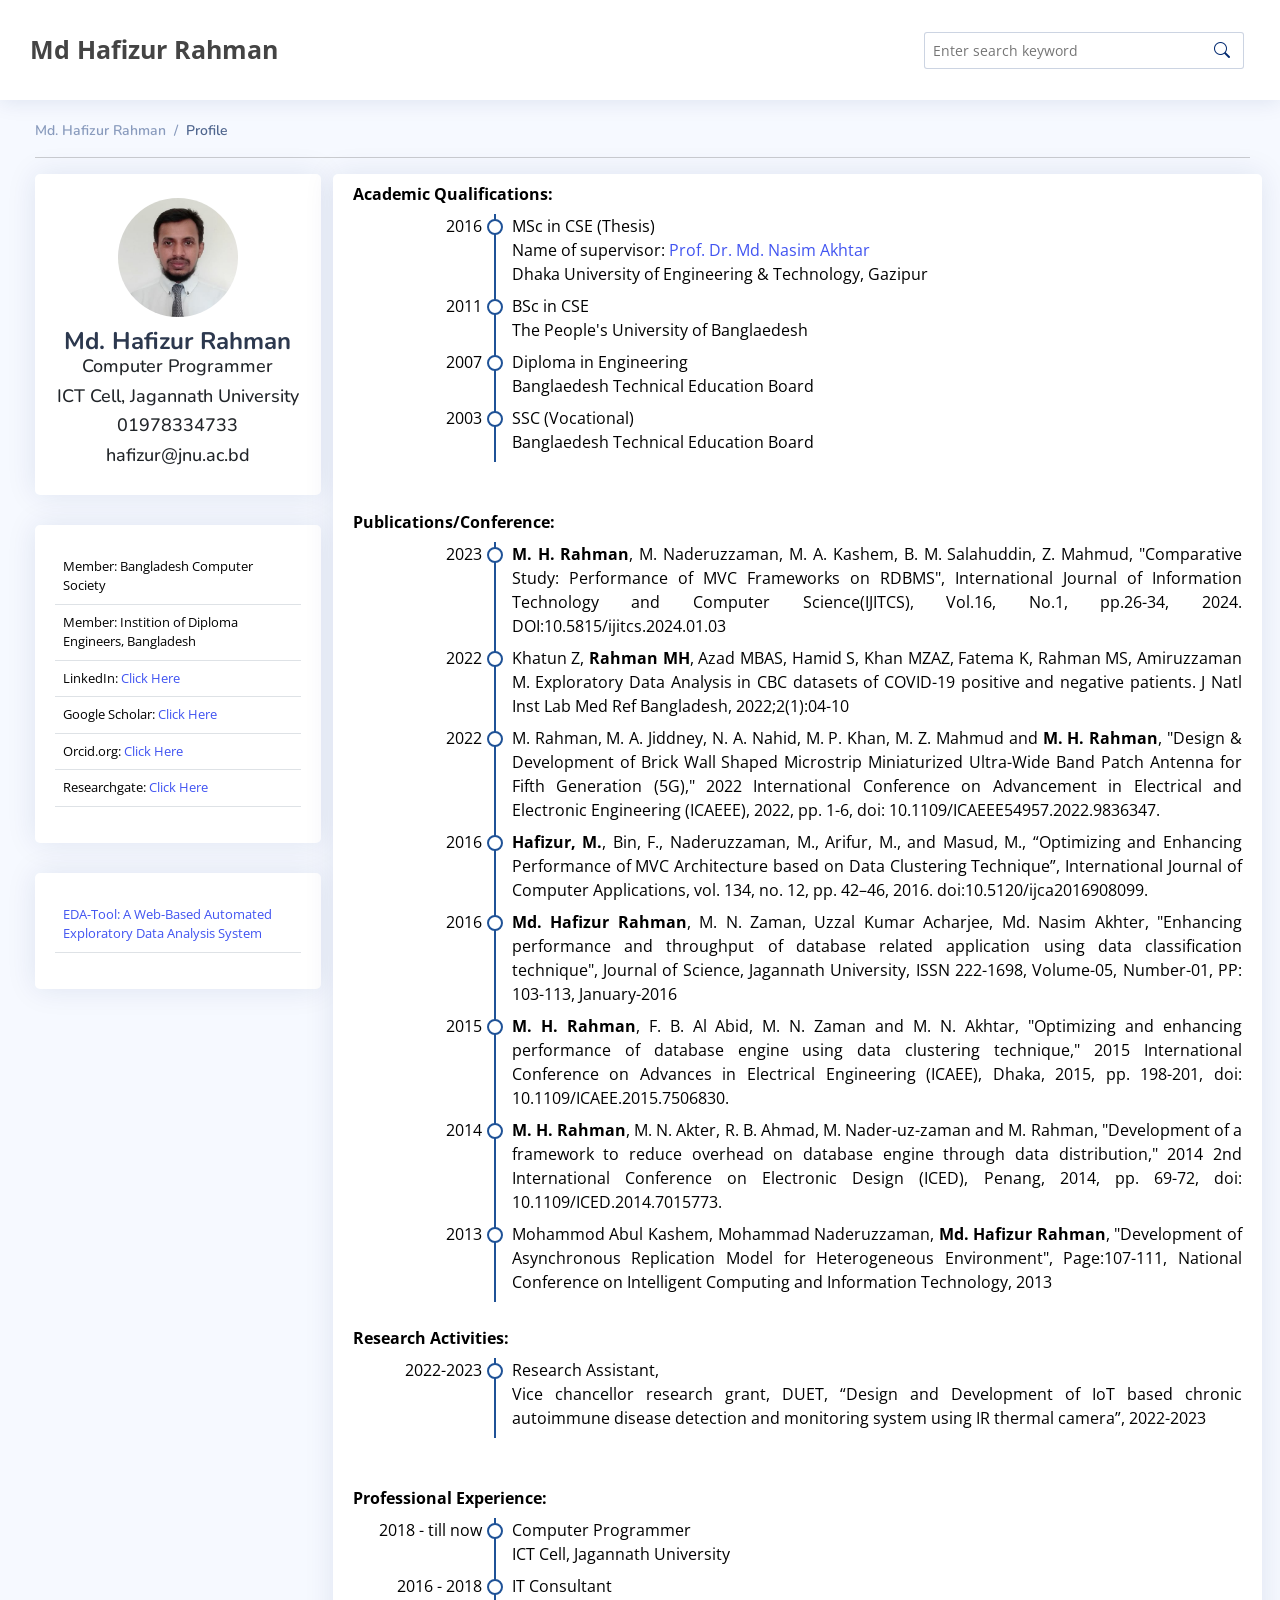
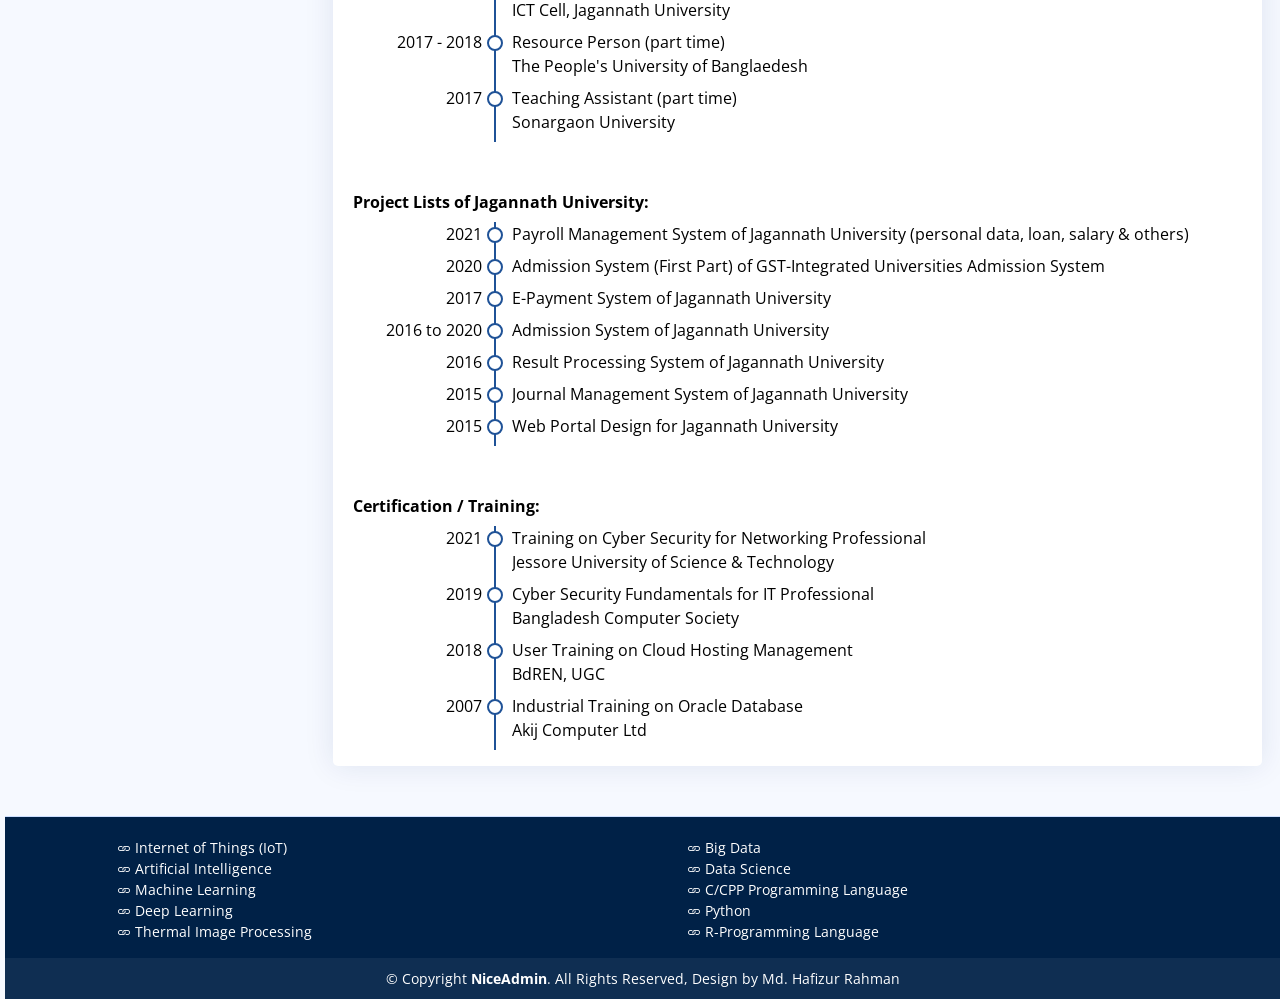
<file: index.html>
<!DOCTYPE html>
<html lang="en">

<head>
  <meta charset="utf-8">
  <meta content="width=device-width, initial-scale=1.0" name="viewport">

  <title>Md. Hafizur Rahman</title>
  <meta name="description" content="Md. Hafizur Rahman, Computer Programmer,Jagannath Univetsity, HafizLab, OAJEA,  DUET,">
  <meta name="keywords" content="Md. Hafizur Rahman, Computer Programmer, Jagannath Univetsity, HafizLab, OAJEA,  DUET">

  <!-- Favicons -->
  <link href="profile-img.jpg" rel="icon">
  <link href="profile-img.jpg" rel="apple-touch-icon">

  <!-- Google Fonts -->
  <link href="https://fonts.gstatic.com" rel="preconnect">
  <link href="https://fonts.googleapis.com/css?family=Open+Sans:300,300i,400,400i,600,600i,700,700i|Nunito:300,300i,400,400i,600,600i,700,700i|Poppins:300,300i,400,400i,500,500i,600,600i,700,700i" rel="stylesheet">

  <!-- Vendor CSS Files -->
  <link href="https://cdn.jsdelivr.net/npm/bootstrap@5.0.2/dist/css/bootstrap.min.css" rel="stylesheet" integrity="sha384-EVSTQN3/azprG1Anm3QDgpJLIm9Nao0Yz1ztcQTwFspd3yD65VohhpuuCOmLASjC" crossorigin="anonymous">
  <link rel="stylesheet" href="https://cdn.jsdelivr.net/npm/bootstrap-icons@1.10.5/font/bootstrap-icons.css">
  <link href="style.css" rel="stylesheet">

</head>

<body>


   <header id="header" class="header fixed-top d-flex align-items-center" style='height:100px;' >
	
		<li class="nav-item d-block d-lg-none">
          <a class="nav-link nav-icon toggle-sidebar-btn" href="#">
            <i class="bi bi-list"></i>
           </a>
        </li>
	<!--
    <div class="d-flex align-items-center justify-content-between"  style='margin:0px;height:80px;'>
        <img src="https://hafizur.info/profile-img.jpg" style='height:75px;' alt="">
    </div>
   -->
	   
    <span style='font-size:25px; font-weight:bold;padding-left:10px;'>Md Hafizur Rahman</span>

    <nav class="header-nav ms-auto">
        
      <ul class="d-flex align-items-center">
        
        <li class="nav-item d-block d-lg-none">
          <a class="nav-link nav-icon search-bar-toggle " href="#">
            <i class="bi bi-search"></i>
          </a>
        </li>
     
        
        <li class="nav-item dropdown pe-3">
               <div class="search-bar">
                   
                  <form class="search-form d-flex align-items-center" method="POST" action="#">
                      <input type="hidden" name="c68ac539fab542ccf5bfe99f964eeb583" value="cde355ad556d3392de9cf7974c27603d" />
                               
                    <input type="text" name="query" placeholder="Enter search keyword" title="Enter search keyword">
                    <button type="submit" title="Search"><i class="bi bi-search"></i></button>
                  </form>
                </div>
        </li>
      </ul>
    </nav><!-- End Icons Navigation -->
  </header><!-- End Header -->
  
<!--  
 <aside id="sidebar" class="sidebar">
    <ul class="sidebar-nav" id="sidebar-nav" style='padding-top:10px;'>
        <li class='nav-item'><a class='nav-link collapsed' href='?id=home'><i class='bi bi-bank'></i> Home </a></li>
        <li class='nav-item'><a class='nav-link collapsed' href='?id=profile'><i class='bi bi-person-rolodex'></i> Profile</a></li>
		<li class='nav-item'><a class='nav-link collapsed' href='?id=randd'><i class='bi bi-grid'></i> R & D </a></li>
		<li class='nav-item'><a class='nav-link collapsed' href='?id=publication'><i class='bi bi-journal-album'></i> Publications </a></li>
		<li class='nav-item'><a class='nav-link collapsed' href='?id=blog'><i class='bi bi-journal-code'></i> Blog</a></li>
		<li class='nav-item'><a class='nav-link collapsed' href='?id=contact'><i class='bi bi-grid'></i> Contact Us</a></li>
    </ul>
</aside>
-->
<main id="main" class="main" style='margin-top:100px;'>
     
     <div class="pagetitle">
		<nav>
			<ol class="breadcrumb">
			  <li class="breadcrumb-item"><a href="#">Md. Hafizur Rahman</a></li>
			  <li class="breadcrumb-item active">Profile</li>
			</ol>
        </nav>
    </div>
    <hr>
    <section class="section profile">
     <div class="row">
		        <div class="col-xl-3">
					  <div class="card">
						<div class="card-body profile-card pt-4 d-flex flex-column align-items-center">
						 <img src="profile-img.jpg" alt="Profile" class="rounded-circle">
						  <h2>Md. Hafizur Rahman</h2>
						  <h3>Computer Programmer</h3>
						  <h3>ICT Cell, Jagannath University</h3>
						  <h3>01978334733</h3>
						  <h3>hafizur@jnu.ac.bd</h3>
						</div>
					  </div>

					<div class="card">
						<div class="card-body profile-card pt-4 d-flex flex-column">
							<table class='table' style='font-size:13px;'>
								<tr><td>Member: Bangladesh Computer Society</td></tr>
								<tr><td>Member: Instition of Diploma Engineers, Bangladesh </td></tr>
								<tr><td>LinkedIn: <a href="#">Click Here</a></td></tr> 
								<tr><td>Google Scholar: <a href="https://scholar.google.com/citations?user=UboyvCoAAAAJ&hl=en">Click Here</a> </td></tr>	
								<tr><td>Orcid.org:  <a href="https://orcid.org/0009-0006-0517-9056">Click Here</a> </td></tr>		
								<tr><td>Researchgate: <a href="https://www.researchgate.net/profile/Md-Rahman-189">Click Here</a></td></tr>									
							</table>
						</div>
					</div>

					<div class='card'>
						<div class="card-body profile-card pt-4 d-flex flex-column">
							<table class='table' style='font-size:13px;'>
								<tr>
									<td><a href="eda-pro.html">EDA-Tool: A Web-Based Automated Exploratory Data Analysis System</a></td>
								</tr>									
							</table>
						</div>
					</div>

					</div>
		
        <div class="col-xl-9 card" style='min-height:600px;'>			
		<style>
			#vrline {
			  /*padding: 0 0 20px 20px;*/
			  margin-top: -2px;
			  border-left: 2px solid #1f5297;
			  position: relative;
			}					
			#vrline::before {
			  content: "";
			  position: absolute;
			  width: 16px;
			  height: 16px;
			  border-radius: 50px;
			  left: -9px;
			  top: 5px;
			  background: #fff;
			  border: 2px solid #1f5297;
			}
</style>		
<table class='table table-borderless'>
	<thead>	
		<tr>
			<th colspan=3 style='text-align:left;'>Academic Qualifications:</th>
		</tr>
	</thead>
	<tbody>
		<!--
	<tr>
		<td style='width:150px;text-align:right;vertical-align:top;padding-top:0px;padding-right:12px;'>ongoing</td>
		<td style='width:5px;text-align:center;' id='vrline'> </td>
		<td style='vertical-align:top;padding-top:0px;text-align:left;padding-left:0px;'>
			PhD in CSE<br>
			Name of  supervisor: <a href='https://profile.duet.ac.bd/u/drkashemll'>Prof. Dr. Mohammod Abul Kashem</a><br>
			Dhaka University of Engineering & Technology, Gazipur
			</td>
	</tr>
		-->
	<tr>
		<td style='width:150px;text-align:right;vertical-align:top;padding-top:0px;padding-right:12px;'>2016</td>
		<td style='width:5px;text-align:center;' id='vrline'> </td>
		<td style='vertical-align:top;padding-top:0px;text-align:left;padding-left:0px;'>
		MSc in CSE (Thesis)<br>
		Name of  supervisor: <a href='https://profile.duet.ac.bd/u/drnasim'>Prof. Dr. Md. Nasim Akhtar</a><br>
		Dhaka University of Engineering & Technology, Gazipur
	</tr>
	<tr>
		<td style='width:150px;text-align:right;vertical-align:top;padding-top:0px;padding-right:12px;'>2011</td>
		<td style='width:5px;text-align:center;' id='vrline'> </td>
		<td style='vertical-align:top;padding-top:0px;text-align:left;padding-left:0px;'>BSc in CSE<br>
		The People's University of Banglaedesh
		</td>
	</tr>
	<tr>
		<td style='width:150px;text-align:right;vertical-align:top;padding-top:0px;padding-right:12px;'>2007</td>
		<td style='width:5px;text-align:center;' id='vrline'> </td>
		<td style='vertical-align:top;padding-top:0px;text-align:left;padding-left:0px;'>Diploma in Engineering<br>Banglaedesh Technical Education Board</td>
	</tr>
	<tr>
		<td style='width:150px;text-align:right;vertical-align:top;padding-top:0px;padding-right:12px;'>2003</td>
		<td style='width:5px;text-align:center;' id='vrline'> </td>
		<td style='vertical-align:top;padding-top:0px;text-align:left;padding-left:0px;'>SSC (Vocational)<br>Banglaedesh Technical Education Board</td>
	</tr>
	</tbody>
</table>
<br>
<table class='table table-borderless'>
	<thead>	
		<tr>
			<th colspan=3 style='text-align:left;'>Publications/Conference:</th>
		</tr>
	</thead>
	<tbody>
	<tr>
		<td style='width:150px;text-align:right;vertical-align:top;padding-top:0px;padding-right:12px;'>2023</td>
		<td style='width:5px;text-align:center;' id='vrline'> </td>
		<td style='vertical-align:top;padding-top:0px;text-align:justify;padding-left:0px;'>
		<b>M. H. Rahman</b>, M. Naderuzzaman, M. A. Kashem, B. M. Salahuddin, Z. Mahmud, "Comparative Study: Performance of MVC Frameworks on RDBMS", International Journal of Information Technology and Computer Science(IJITCS), Vol.16, No.1, pp.26-34, 2024. DOI:10.5815/ijitcs.2024.01.03
		</td>
	</tr>
	<tr>
		<td style='width:150px;text-align:right;vertical-align:top;padding-top:0px;padding-right:12px;'>2022</td>
		<td style='width:5px;text-align:center;' id='vrline'> </td>
		<td style='vertical-align:top;padding-top:0px;text-align:justify;padding-left:0px;'>
			Khatun Z, <b>Rahman MH</b>, Azad MBAS, Hamid S, Khan MZAZ, Fatema K, Rahman MS, Amiruzzaman M. Exploratory Data Analysis in CBC datasets of COVID-19 positive and negative patients. J Natl Inst Lab Med Ref Bangladesh, 2022;2(1):04-10
		</td>
	</tr>
		<tr>
		<td style='width:150px;text-align:right;vertical-align:top;padding-top:0px;padding-right:12px;'>2022</td>
		<td style='width:5px;text-align:center;' id='vrline'> </td>
		<td style='vertical-align:top;padding-top:0px;text-align:justify;padding-left:0px;'>
			M. Rahman, M. A. Jiddney, N. A. Nahid, M. P. Khan, M. Z. Mahmud and <b>M. H. Rahman</b>, "Design & Development of Brick Wall Shaped Microstrip Miniaturized Ultra-Wide Band Patch Antenna for Fifth Generation (5G)," 2022 International Conference on Advancement in Electrical and Electronic Engineering (ICAEEE), 2022, pp. 1-6, doi: 10.1109/ICAEEE54957.2022.9836347.
		</td>
	</tr>
	
	</tr>
		<tr>
		<td style='width:150px;text-align:right;vertical-align:top;padding-top:0px;padding-right:12px;'>2016</td>
		<td style='width:5px;text-align:center;' id='vrline'> </td>
		<td style='vertical-align:top;padding-top:0px;text-align:justify;padding-left:0px;'>
			<b>Hafizur, M.</b>, Bin, F., Naderuzzaman, M., Arifur, M., and Masud, M., “Optimizing and Enhancing Performance of MVC Architecture based on Data Clustering Technique”, International Journal of Computer Applications, vol. 134, no. 12, pp. 42–46, 2016. doi:10.5120/ijca2016908099.
		</td>
	</tr>
	</tr>
	<tr>
		<td style='width:150px;text-align:right;vertical-align:top;padding-top:0px;padding-right:12px;'>2016</td>
		<td style='width:5px;text-align:center;' id='vrline'> </td>
		<td style='vertical-align:top;padding-top:0px;text-align:justify;padding-left:0px;'>
			<b>Md. Hafizur Rahman</b>, M. N. Zaman, Uzzal Kumar Acharjee, Md. Nasim Akhter, "Enhancing performance and throughput of database related application using data classification technique", Journal of Science, Jagannath University, ISSN 222-1698, Volume-05, Number-01, PP: 103-113, January-2016
		</td>
	</tr>
	<tr>
		<td style='width:150px;text-align:right;vertical-align:top;padding-top:0px;padding-right:12px;'>2015</td>
		<td style='width:5px;text-align:center;' id='vrline'> </td>
		<td style='vertical-align:top;padding-top:0px;text-align:justify;padding-left:0px;'>
		<b>M. H. Rahman</b>, F. B. Al Abid, M. N. Zaman and M. N. Akhtar, "Optimizing and enhancing performance of database engine using data clustering technique," 2015 International Conference on Advances in Electrical Engineering (ICAEE), Dhaka, 2015, pp. 198-201, doi: 10.1109/ICAEE.2015.7506830.
		</td>
	</tr>
	<tr>
		<td style='width:150px;text-align:right;vertical-align:top;padding-top:0px;padding-right:12px;'>2014</td>
		<td style='width:5px;text-align:center;' id='vrline'> </td>
		<td style='vertical-align:top;padding-top:0px;text-align:justify;padding-left:0px;'>
		<b>M. H. Rahman</b>, M. N. Akter, R. B. Ahmad, M. Nader-uz-zaman and M. Rahman, "Development of a framework to reduce overhead on database engine through data distribution," 2014 2nd International Conference on Electronic Design (ICED), Penang, 2014, pp. 69-72, doi: 10.1109/ICED.2014.7015773.
		</td>
	</tr>
	<tr>
		<td style='width:150px;text-align:right;vertical-align:top;padding-top:0px;padding-right:12px;'>2013</td>
		<td style='width:5px;text-align:center;' id='vrline'> </td>
		<td style='vertical-align:top;padding-top:0px;text-align:justify;padding-left:0px;'>
		Mohammod Abul Kashem, Mohammad Naderuzzaman, <b>Md. Hafizur Rahman</b>, "Development of Asynchronous Replication Model for Heterogeneous Environment", Page:107-111, National Conference on Intelligent Computing and Information Technology, 2013
		</td>
	</tr>
	</tbody>
</table>

	<table class='table table-borderless'  style="font-family:'Open Sans',sans-serif;">
	<thead>	
		<tr>
			<th colspan=3 style='text-align:left;'>Research Activities:</th>
		</tr>
	</thead>
	<tbody>
	<tr>
		<td style='width:150px;text-align:right;vertical-align:top;padding-top:0px;padding-right:12px;'>2022-2023</td>
		<td style='width:5px;text-align:center;' id='vrline'> </td>
		<td style='vertical-align:top;padding-top:0px;text-align:justify;padding-left:0px;'>
		Research Assistant,<br>
		Vice chancellor research grant, DUET,  “Design and Development of IoT based chronic autoimmune disease detection and monitoring system using IR thermal camera”, 2022-2023
		
		</td>
	</tr>
	</table>
			
<br>
<table class='table table-borderless'>
	<thead>	
		<tr>
			<th colspan=3 style='text-align:left;'>Professional Experience:</th>
		</tr>
	</thead>
	<tbody>
	<tr>
		<td style='width:150px;text-align:right;vertical-align:top;padding-top:0px;padding-right:12px;'>2018 - till now</td>
		<td style='width:5px;text-align:center;' id='vrline'> </td>
		<td style='vertical-align:top;padding-top:0px;text-align:left;padding-left:0px;'>
			Computer Programmer<br>
			ICT Cell, Jagannath University
			</td>
	</tr>
	<tr>
		<td style='width:150px;text-align:right;vertical-align:top;padding-top:0px;padding-right:12px;'>2016 - 2018</td>
		<td style='width:5px;text-align:center;' id='vrline'> </td>
		<td style='vertical-align:top;padding-top:0px;text-align:left;padding-left:0px;'>
			IT Consultant<br>
			ICT Cell, Jagannath University
	</tr>
	<tr>
		<td style='width:150px;text-align:right;vertical-align:top;padding-top:0px;padding-right:12px;'>2017 - 2018</td>
		<td style='width:5px;text-align:center;' id='vrline'> </td>
		<td style='vertical-align:top;padding-top:0px;text-align:left;padding-left:0px;'>Resource Person (part time)<br>
		The People's University of Banglaedesh
		</td>
	</tr>
	<tr>
		<td style='width:150px;text-align:right;vertical-align:top;padding-top:0px;padding-right:12px;'>2017 </td>
		<td style='width:5px;text-align:center;' id='vrline'> </td>
		<td style='vertical-align:top;padding-top:0px;text-align:left;padding-left:0px;'>Teaching Assistant (part time)<br>
		Sonargaon University
		</td>
	</tr>
	</tbody>
</table>
<br>
		<table class='table table-borderless'>
	<thead>	
		<tr>
			<th colspan=3 style='text-align:left;'>Project Lists of Jagannath University:</th>
		</tr>
	</thead>
	<tbody>

		<tr>
		<td style='width:150px;text-align:right;vertical-align:top;padding-top:0px;padding-right:12px;'>2021</td>
		<td style='width:5px;text-align:center;' id='vrline'> </td>
		<td style='vertical-align:top;padding-top:0px;text-align:left;padding-left:0px;'>
		Payroll Management System of Jagannath University (personal data, loan, salary & others)
		</td>
	</tr>

	<tr>
		<td style='width:150px;text-align:right;vertical-align:top;padding-top:0px;padding-right:12px;'>2020</td>
		<td style='width:5px;text-align:center;' id='vrline'> </td>
		<td style='vertical-align:top;padding-top:0px;text-align:left;padding-left:0px;'>
			Admission System (First Part) of GST-Integrated Universities Admission System
	</tr>


		<tr>
		<td style='width:150px;text-align:right;vertical-align:top;padding-top:0px;padding-right:12px;'>2017</td>
		<td style='width:5px;text-align:center;' id='vrline'> </td>
		<td style='vertical-align:top;padding-top:0px;text-align:left;padding-left:0px;'>
		E-Payment System of Jagannath University
		</td>
	</tr>

	<tr>
		<td style='width:150px;text-align:right;vertical-align:top;padding-top:0px;padding-right:12px;'>2016 to 2020</td>
		<td style='width:5px;text-align:center;' id='vrline'> </td>
		<td style='vertical-align:top;padding-top:0px;text-align:left;padding-left:0px;'>
			 Admission System of Jagannath University
			</td>
	</tr>

	<tr>
		<td style='width:150px;text-align:right;vertical-align:top;padding-top:0px;padding-right:12px;'>2016</td>
		<td style='width:5px;text-align:center;' id='vrline'> </td>
		<td style='vertical-align:top;padding-top:0px;text-align:left;padding-left:0px;'>
		Result Processing System of Jagannath University
		</td>
	</tr>


		<tr>
		<td style='width:150px;text-align:right;vertical-align:top;padding-top:0px;padding-right:12px;'>2015</td>
		<td style='width:5px;text-align:center;' id='vrline'> </td>
		<td style='vertical-align:top;padding-top:0px;text-align:left;padding-left:0px;'>
		Journal Management System of Jagannath University
		</td>
	</tr>

		<tr>
		<td style='width:150px;text-align:right;vertical-align:top;padding-top:0px;padding-right:12px;'>2015</td>
		<td style='width:5px;text-align:center;' id='vrline'> </td>
		<td style='vertical-align:top;padding-top:0px;text-align:left;padding-left:0px;'>
		Web Portal Design for Jagannath University
		</td>
	</tr>


	</tbody>
</table>		
<br>
<table class='table table-borderless'>
	<thead>	
		<tr>
			<th colspan=3 style='text-align:left;'>Certification / Training:</th>
		</tr>
	</thead>
	<tbody>
	<tr>
		<td style='width:150px;text-align:right;vertical-align:top;padding-top:0px;padding-right:12px;'>2021</td>
		<td style='width:5px;text-align:center;' id='vrline'> </td>
		<td style='vertical-align:top;padding-top:0px;text-align:left;padding-left:0px;'>
			Training on Cyber Security for Networking Professional<br>
			Jessore University of Science & Technology
			</td>
	</tr>
	<tr>
		<td style='width:150px;text-align:right;vertical-align:top;padding-top:0px;padding-right:12px;'>2019</td>
		<td style='width:5px;text-align:center;' id='vrline'> </td>
		<td style='vertical-align:top;padding-top:0px;text-align:left;padding-left:0px;'>
			Cyber Security Fundamentals for IT Professional<br>
			Bangladesh Computer Society
	</tr>
	<tr>
		<td style='width:150px;text-align:right;vertical-align:top;padding-top:0px;padding-right:12px;'>2018</td>
		<td style='width:5px;text-align:center;' id='vrline'> </td>
		<td style='vertical-align:top;padding-top:0px;text-align:left;padding-left:0px;'>
		User Training on Cloud Hosting Management<br>
		BdREN, UGC
		</td>
	</tr>
	<tr>
		<td style='width:150px;text-align:right;vertical-align:top;padding-top:0px;padding-right:12px;'>2007</td>
		<td style='width:5px;text-align:center;' id='vrline'> </td>
		<td style='vertical-align:top;padding-top:0px;text-align:left;padding-left:0px;'>
		Industrial Training on Oracle Database<br>
		Akij Computer Ltd 
		</td>
	</tr>
	</tbody>
</table>					
        </div>
      </div>
    </section>

  </main>
    <!-- ======= Footer ======= -->
  <footer id="footer" class="footer"  style='background-color:#002147;padding-bottom:0px;color:white;'>
      <div class="container">
            <div class="f-items" >
                <div class="row" >
					
					<div class="col-md-6 col-sm-6 item equal-height">
                        <div class="f-item link">
                            <ul class='no_bullet_white_color' style='list-style-type:none;'>
                                <li style='margin:0px;'><a href='#'><i class='bi bi-link'></i> Internet of Things (IoT)</a></li>
								<li style='margin:0px;'><a href='#'><i class='bi bi-link'></i> Artificial Intelligence</a></li>
								<li style='margin:0px;'><a href='#'><i class='bi bi-link'></i> Machine Learning</a></li>
								<li style='margin:0px;'><a href='#'><i class='bi bi-link'></i> Deep Learning</a></li>	
								<li style='margin:0px;'><a href='#'><i class='bi bi-link'></i> Thermal Image Processing</a></li>										
							</ul>
						</div>
                    </div>
					
					<div class="col-md-6 col-sm-6 item equal-height">
                        <div class="f-item link">
                            <ul class='no_bullet_white_color' style='list-style-type:none;'>
                                <li style='margin:0px;'><a href='#'><i class='bi bi-link'></i> Big Data</a></li>
								<li style='margin:0px;'><a href='#'><i class='bi bi-link'></i> Data Science</a></li>
								<li style='margin:0px;'><a href='#'><i class='bi bi-link'></i> C/CPP Programming Language</a></li>
								<li style='margin:0px;'><a href='#'><i class='bi bi-link'></i> Python</a></li>
								<li style='margin:0px;'><a href='#'><i class='bi bi-link'></i> R-Programming Language</a></li>							
							</ul>
						</div>
                    </div>					


                </div>
            </div>
        </div>
      
    <div class="copyright" style='background-color:#0F2E52;padding:10px;color:white;'>
      &copy; Copyright <strong><span>NiceAdmin</span></strong>. All Rights Reserved, Design by Md. Hafizur Rahman</div>
  </footer>

  <a href="#" class="back-to-top d-flex align-items-center justify-content-center"><i class="bi bi-arrow-up-short"></i></a>

 <script src="https://cdn.jsdelivr.net/npm/bootstrap@5.0.2/dist/js/bootstrap.bundle.min.js" integrity="sha384-MrcW6ZMFYlzcLA8Nl+NtUVF0sA7MsXsP1UyJoMp4YLEuNSfAP+JcXn/tWtIaxVXM" crossorigin="anonymous"></script>
  <script src="main.js"></script>

</body>

</html>
</file>
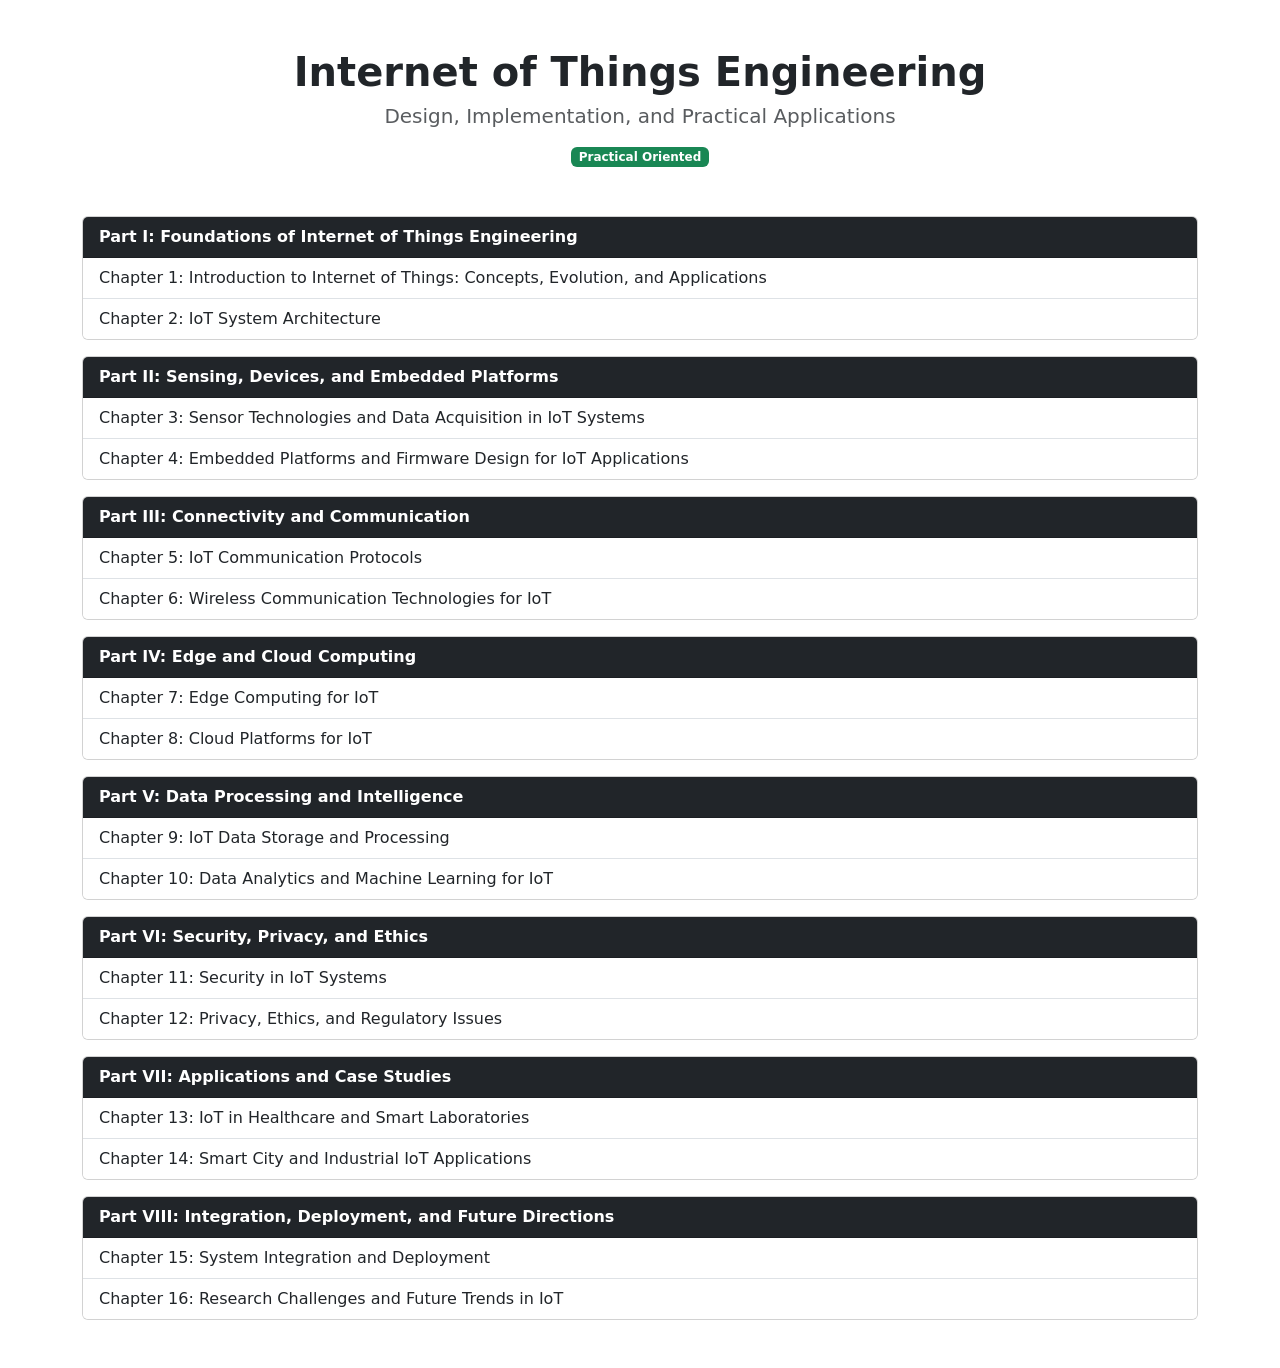
<file: books.html>
<!DOCTYPE html>
<html lang="en">
<head>
  <meta charset="UTF-8">
  <title>IoT Book Structure</title>
  <meta name="viewport" content="width=device-width, initial-scale=1">
  <link href="https://cdn.jsdelivr.net/npm/bootstrap@5.3.3/dist/css/bootstrap.min.css" rel="stylesheet">
</head>
<body>

<div class="container my-5">

  <div class="text-center mb-5">
    <h1 class="fw-bold">Internet of Things Engineering</h1>
    <h5 class="text-muted">
      Design, Implementation, and Practical Applications
    </h5>
    <p class="mt-3">
      <span class="badge bg-success">Practical Oriented</span>
    </p>
  </div>

  <!-- PART 1 -->
  <div class="card mb-3">
    <div class="card-header bg-dark text-white fw-bold">
      Part I: Foundations of Internet of Things Engineering
    </div>
    <ul class="list-group list-group-flush">
      <li class="list-group-item">Chapter 1: Introduction to Internet of Things: Concepts, Evolution, and Applications</li>
      <li class="list-group-item">Chapter 2: IoT System Architecture</li>
    </ul>
  </div>

  <!-- PART 2 -->
  <div class="card mb-3">
    <div class="card-header bg-dark text-white fw-bold">
      Part II: Sensing, Devices, and Embedded Platforms
    </div>
    <ul class="list-group list-group-flush">
      <li class="list-group-item">Chapter 3: Sensor Technologies and Data Acquisition in IoT Systems</li>
      <li class="list-group-item">Chapter 4: Embedded Platforms and Firmware Design for IoT Applications</li>
    </ul>
  </div>

  <!-- PART 3 -->
  <div class="card mb-3">
    <div class="card-header bg-dark text-white fw-bold">
      Part III: Connectivity and Communication
    </div>
    <ul class="list-group list-group-flush">
      <li class="list-group-item">Chapter 5: IoT Communication Protocols</li>
      <li class="list-group-item">Chapter 6: Wireless Communication Technologies for IoT</li>
    </ul>
  </div>

  <!-- PART 4 -->
  <div class="card mb-3">
    <div class="card-header bg-dark text-white fw-bold">
      Part IV: Edge and Cloud Computing
    </div>
    <ul class="list-group list-group-flush">
      <li class="list-group-item">Chapter 7: Edge Computing for IoT</li>
      <li class="list-group-item">Chapter 8: Cloud Platforms for IoT</li>
    </ul>
  </div>

  <!-- PART 5 -->
  <div class="card mb-3">
    <div class="card-header bg-dark text-white fw-bold">
      Part V: Data Processing and Intelligence
    </div>
    <ul class="list-group list-group-flush">
      <li class="list-group-item">Chapter 9: IoT Data Storage and Processing</li>
      <li class="list-group-item">Chapter 10: Data Analytics and Machine Learning for IoT</li>
    </ul>
  </div>

  <!-- PART 6 -->
  <div class="card mb-3">
    <div class="card-header bg-dark text-white fw-bold">
      Part VI: Security, Privacy, and Ethics
    </div>
    <ul class="list-group list-group-flush">
      <li class="list-group-item">Chapter 11: Security in IoT Systems</li>
      <li class="list-group-item">Chapter 12: Privacy, Ethics, and Regulatory Issues</li>
    </ul>
  </div>

  <!-- PART 7 -->
  <div class="card mb-3">
    <div class="card-header bg-dark text-white fw-bold">
      Part VII: Applications and Case Studies
    </div>
    <ul class="list-group list-group-flush">
      <li class="list-group-item">Chapter 13: IoT in Healthcare and Smart Laboratories</li>
      <li class="list-group-item">Chapter 14: Smart City and Industrial IoT Applications</li>
    </ul>
  </div>

  <!-- PART 8 -->
  <div class="card mb-3">
    <div class="card-header bg-dark text-white fw-bold">
      Part VIII: Integration, Deployment, and Future Directions
    </div>
    <ul class="list-group list-group-flush">
      <li class="list-group-item">Chapter 15: System Integration and Deployment</li>
      <li class="list-group-item">Chapter 16: Research Challenges and Future Trends in IoT</li>
    </ul>
  </div>

</div>

</body>
</html>
</file>
<file: style.css>
/**
* Template Name: NiceAdmin - v2.2.2
* Template URL: https://bootstrapmade.com/nice-admin-bootstrap-admin-html-template/
* Author: BootstrapMade.com
* License: https://bootstrapmade.com/license/
*/

/*--------------------------------------------------------------
# General
--------------------------------------------------------------*/
:root {
  scroll-behavior: smooth;
}

body {
  font-family: "Open Sans", sans-serif;
  background: #f6f9ff;
  color: #444444;
}

a {
  color: #4154f1;
  text-decoration: none;
}

a:hover {
  color: #717ff5;
  text-decoration: none;
}

h1, h2, h3, h4, h5, h6 {
  font-family: "Nunito", sans-serif;
}

/*--------------------------------------------------------------
# Main
--------------------------------------------------------------*/
#main {
  margin-top: 100px;
  padding: 20px 30px;
  transition: all 0.3s;
}
@media (max-width: 1199px) {
  #main {
    padding: 20px;
  }
}

/*--------------------------------------------------------------
# Page Title
--------------------------------------------------------------*/
.pagetitle {
  margin-bottom: 10px;
}
.pagetitle h1 {
  font-size: 24px;
  margin-bottom: 0;
  font-weight: 600;
  color: #012970;
}

/*--------------------------------------------------------------
# Back to top button
--------------------------------------------------------------*/
.back-to-top {
  position: fixed;
  visibility: hidden;
  opacity: 0;
  right: 15px;
  bottom: 15px;
  z-index: 99999;
  background: #4154f1;
  width: 40px;
  height: 40px;
  border-radius: 4px;
  transition: all 0.4s;
}
.back-to-top i {
  font-size: 24px;
  color: #fff;
  line-height: 0;
}
.back-to-top:hover {
  background: #6776f4;
  color: #fff;
}
.back-to-top.active {
  visibility: visible;
  opacity: 1;
}

/*--------------------------------------------------------------
# Override some default Bootstrap stylings
--------------------------------------------------------------*/
/* Dropdown menus */
.dropdown-menu {
  border-radius: 4px;
  padding: 10px 0;
  -webkit-animation-name: dropdown-animate;
  animation-name: dropdown-animate;
  -webkit-animation-duration: 0.2s;
  animation-duration: 0.2s;
  -webkit-animation-fill-mode: both;
  animation-fill-mode: both;
  border: 0;
  box-shadow: 0 5px 30px 0 rgba(82, 63, 105, 0.2);
}
.dropdown-menu .dropdown-header, .dropdown-menu .dropdown-footer {
  text-align: center;
  font-size: 15px;
  padding: 10px 25px;
}
.dropdown-menu .dropdown-footer a {
  color: #444444;
  text-decoration: underline;
}
.dropdown-menu .dropdown-footer a:hover {
  text-decoration: none;
}
.dropdown-menu .dropdown-divider {
  color: #a5c5fe;
  margin: 0;
}
.dropdown-menu .dropdown-item {
  font-size: 14px;
  padding: 10px 15px;
  transition: 0.3s;
}
.dropdown-menu .dropdown-item i {
  margin-right: 10px;
  font-size: 18px;
  line-height: 0;
}
.dropdown-menu .dropdown-item:hover {
  background-color: #f6f9ff;
}

@media (min-width: 768px) {
  .dropdown-menu-arrow::before {
    content: "";
    width: 13px;
    height: 13px;
    background: #fff;
    position: absolute;
    top: -7px;
    right: 20px;
    transform: rotate(45deg);
    border-top: 1px solid #eaedf1;
    border-left: 1px solid #eaedf1;
  }
}
@-webkit-keyframes dropdown-animate {
  0% {
    opacity: 0;
  }
  100% {
    opacity: 1;
  }
  0% {
    opacity: 0;
  }
}
@keyframes dropdown-animate {
  0% {
    opacity: 0;
  }
  100% {
    opacity: 1;
  }
  0% {
    opacity: 0;
  }
}
/* Light Backgrounds */
.bg-primary-light {
  background-color: #cfe2ff;
  border-color: #cfe2ff;
}

.bg-secondary-light {
  background-color: #e2e3e5;
  border-color: #e2e3e5;
}

.bg-success-light {
  background-color: #d1e7dd;
  border-color: #d1e7dd;
}

.bg-danger-light {
  background-color: #f8d7da;
  border-color: #f8d7da;
}

.bg-warning-light {
  background-color: #fff3cd;
  border-color: #fff3cd;
}

.bg-info-light {
  background-color: #cff4fc;
  border-color: #cff4fc;
}

.bg-dark-light {
  background-color: #d3d3d4;
  border-color: #d3d3d4;
}

/* Card */
.card {
  margin-bottom: 30px;
  border: none;
  border-radius: 5px;
  box-shadow: 0px 0 30px rgba(1, 41, 112, 0.1);
}

.card-header, .card-footer {
  border-color: #ebeef4;
  background-color: #fff;
  color: #798eb3;
  padding: 15px;
}

.card-title {
  padding: 20px 0 15px 0;
  font-size: 18px;
  font-weight: 500;
  color: #012970;
  font-family: "Poppins", sans-serif;
}
.card-title span {
  color: #899bbd;
  font-size: 14px;
  font-weight: 400;
}
.card-body {
  padding: 0 20px 20px 20px;
}

.card-img-overlay {
  background-color: rgba(255, 255, 255, 0.6);
}

/* Alerts */
.alert-heading {
  font-weight: 500;
  font-family: "Poppins", sans-serif;
  font-size: 20px;
}

/* Close Button */
.btn-close {
  background-size: 25%;
}
.btn-close:focus {
  outline: 0;
  box-shadow: none;
}

/* Accordion */
.accordion-item {
  border: 1px solid #ebeef4;
}

.accordion-button:focus {
  outline: 0;
  box-shadow: none;
}
.accordion-button:not(.collapsed) {
  color: #012970;
  background-color: #f6f9ff;
}

.accordion-flush .accordion-button {
  padding: 15px 0;
  background: none;
  border: 0;
}
.accordion-flush .accordion-button:not(.collapsed) {
  box-shadow: none;
  color: #4154f1;
}
.accordion-flush .accordion-body {
  padding: 0 0 15px 0;
  color: #3e4f6f;
  font-size: 15px;
}

/* Breadcrumbs */
.breadcrumb {
  font-size: 14px;
  font-family: "Nunito", sans-serif;
  color: #899bbd;
  font-weight: 600;
}
.breadcrumb a {
  color: #899bbd;
  transition: 0.3s;
}
.breadcrumb a:hover {
  color: #51678f;
}
.breadcrumb .breadcrumb-item::before {
  color: #899bbd;
}
.breadcrumb .active {
  color: #51678f;
  font-weight: 600;
}

/* Bordered Tabs */
.nav-tabs-bordered {
  border-bottom: 2px solid #ebeef4;
}
.nav-tabs-bordered .nav-link {
  margin-bottom: -2px;
  border: none;
  color: #2c384e;
}
.nav-tabs-bordered .nav-link:hover, .nav-tabs-bordered .nav-link:focus {
  color: #4154f1;
}
.nav-tabs-bordered .nav-link.active {
  background-color: #fff;
  color: #4154f1;
  border-bottom: 2px solid #4154f1;
}

/*--------------------------------------------------------------
# Header
--------------------------------------------------------------*/
.logo {
  line-height: 1;
}
@media (min-width: 1200px) {
  .logo {
    width: 280px;
  }
}
.logo img {
  max-height: 26px;
  margin-right: 6px;
  height:80px;
}
.logo span {
  font-size: 26px;
  font-weight: 700;
  color: #012970;
  font-family: "Nunito", sans-serif;
}

.header {
  transition: all 0.5s;
  z-index: 997;
  height: 100px;
  box-shadow: 0px 2px 20px rgba(1, 41, 112, 0.1);
  background-color: #fff;
  padding-left: 20px;
  /* Toggle Sidebar Button */
  /* Search Bar */
}
.header .toggle-sidebar-btn {
  font-size: 32px;
  padding-left: 10px;
  cursor: pointer;
  color: #012970;
}
.header .search-bar {
  min-width: 360px;
  padding: 0 20px;
}
@media (max-width: 1199px) {
  .header .search-bar {
    position: fixed;
    top: 50px;
    left: 0;
    right: 0;
    padding: 20px;
    box-shadow: 0px 0px 15px 0px rgba(1, 41, 112, 0.1);
    background: white;
    z-index: 9999;
    transition: 0.3s;
    visibility: hidden;
    opacity: 0;
  }
  .header .search-bar-show {
    top: 60px;
    visibility: visible;
    opacity: 1;
  }
}
.header .search-form {
  width: 100%;
}
.header .search-form input {
  border: 0;
  font-size: 14px;
  color: #012970;
  border: 1px solid rgba(1, 41, 112, 0.2);
  padding: 7px 38px 7px 8px;
  border-radius: 3px;
  transition: 0.3s;
  width: 100%;
}
.header .search-form input:focus, .header .search-form input:hover {
  outline: none;
  box-shadow: 0 0 10px 0 rgba(1, 41, 112, 0.15);
  border: 1px solid rgba(1, 41, 112, 0.3);
}
.header .search-form button {
  border: 0;
  padding: 0;
  margin-left: -30px;
  background: none;
}
.header .search-form button i {
  color: #012970;
}

/*--------------------------------------------------------------
# Header Nav
--------------------------------------------------------------*/
.header-nav ul {
  list-style: none;
}
.header-nav > ul {
  margin: 0;
  padding: 0;
}
.header-nav .nav-icon {
  font-size: 20px;
  color: #012970;
}
.header-nav .nav-profile {
  color: #012970;
}
.header-nav .nav-profile img {
  max-height: 36px;
}
.header-nav .nav-profile span {
  font-size: 14px;
  font-weight: 600;
}
.header-nav .badge-number {
  position: absolute;
  inset: 4px 6px auto auto;
  font-weight: normal;
  font-size: 11px;
  padding: 3px 6px;
}
.header-nav .notifications .notification-item {
  display: flex;
  align-items: center;
  padding: 15px 10px;
  transition: 0.3s;
}
.header-nav .notifications .notification-item i {
  margin: 0 20px 0 10px;
  font-size: 24px;
}
.header-nav .notifications .notification-item h4 {
  font-size: 16px;
  font-weight: 600;
  margin-bottom: 5px;
}
.header-nav .notifications .notification-item p {
  font-size: 13px;
  margin-bottom: 3px;
  color: #919191;
}
.header-nav .notifications .notification-item:hover {
  background-color: #f6f9ff;
}
.header-nav .messages .message-item {
  padding: 15px 10px;
  transition: 0.3s;
}
.header-nav .messages .message-item a {
  display: flex;
}
.header-nav .messages .message-item img {
  margin: 0 20px 0 10px;
  max-height: 40px;
}
.header-nav .messages .message-item h4 {
  font-size: 16px;
  font-weight: 600;
  margin-bottom: 5px;
  color: #444444;
}
.header-nav .messages .message-item p {
  font-size: 13px;
  margin-bottom: 3px;
  color: #919191;
}
.header-nav .messages .message-item:hover {
  background-color: #f6f9ff;
}
.header-nav .profile {
  min-width: 240px;
  padding-bottom: 0;
}
.header-nav .profile .dropdown-header h6 {
  font-size: 18px;
  margin-bottom: 0;
  font-weight: 600;
  color: #444444;
}
.header-nav .profile .dropdown-header span {
  font-size: 14px;
}
.header-nav .profile .dropdown-item {
  font-size: 14px;
  padding: 10px 15px;
  transition: 0.3s;
}
.header-nav .profile .dropdown-item i {
  margin-right: 10px;
  font-size: 18px;
  line-height: 0;
}
.header-nav .profile .dropdown-item:hover {
  background-color: #f6f9ff;
}

/*--------------------------------------------------------------
# Sidebar
--------------------------------------------------------------*/
.sidebar {
  position: fixed;
  top: 80px;
  left: 0;
  bottom: 0;
  width: 300px;
  z-index: 996;
  transition: all 0.3s;
  padding: 20px;
  overflow-y: auto;
  scrollbar-width: thin;
  scrollbar-color: #aab7cf transparent;
  box-shadow: 0px 0px 20px rgba(1, 41, 112, 0.1);
  background-color: #fff;
}
@media (max-width: 1199px) {
  .sidebar {
    left: -300px;
  }
}
.sidebar::-webkit-scrollbar {
  width: 5px;
  height: 8px;
  background-color: #fff;
}
.sidebar::-webkit-scrollbar-thumb {
  background-color: #aab7cf;
}

@media (min-width: 1200px) {
  #main, #footer {
    margin-left: 5px;
  }
}
@media (max-width: 1199px) {
  .toggle-sidebar .sidebar {
    left: 0;
  }
}
@media (min-width: 1200px) {
  .toggle-sidebar #main, .toggle-sidebar #footer {
    margin-left: 0;
  }
  .toggle-sidebar .sidebar {
    left: -300px;
  }
}

.sidebar-nav {
  padding: 0;
  margin: 0;
  list-style: none;
}
.sidebar-nav li {
  padding: 0;
  margin: 0;
  list-style: none;
}
.sidebar-nav .nav-item {
  margin-bottom: 5px;
}

.sidebar-nav .nav-heading {
  font-size: 11px;
  text-transform: uppercase;
  color: #899bbd;
  font-weight: 600;
  margin: 10px 0 5px 15px;
}
.sidebar-nav .nav-link {
  display: flex;
  align-items: center;
  font-size: 15px;
  font-weight: 600;
  color: #4154f1;
  transition: 0.3;
  background: #f6f9ff;
  padding: 10px 15px;
  border-radius: 4px;
}
.sidebar-nav .nav-link i {
  font-size: 16px;
  margin-right: 10px;
  color: #4154f1;
}
.sidebar-nav .nav-link.collapsed {
  color: #012970;
  background: #fff;
}
.sidebar-nav .nav-link.collapsed i {
  color: #899bbd;
}
.sidebar-nav .nav-link:hover {
    /*
  color: #4154f1;
 background: #f6f9ff; */
 color:#FFB606;
background: #002147;
font-weight:bold;
}
.sidebar-nav .nav-link:hover i {
 /* color: #4154f1; */
  color:#FFB606;
  font-weight:bold;
}
.sidebar-nav .nav-link .bi-chevron-down {
  margin-right: 0;
  transition: transform 0.2s ease-in-out;
}
.sidebar-nav .nav-link:not(.collapsed) .bi-chevron-down {
  transform: rotate(180deg);
}
.sidebar-nav .nav-content {
  padding: 5px 0 0 0;
  margin: 0;
  list-style: none;
}
.sidebar-nav .nav-content a {
  display: flex;
  align-items: center;
  font-size: 14px;
  font-weight: 600;
  color: #012970;
  transition: 0.3;
  padding: 10px 0 10px 40px;
  transition: 0.3s;
}
.sidebar-nav .nav-content a i {
  font-size: 6px;
  margin-right: 8px;
  line-height: 0;
  border-radius: 50%;
}
.sidebar-nav .nav-content a:hover, .sidebar-nav .nav-content a.active {
  color: #4154f1;
}
.sidebar-nav .nav-content a.active i {
  background-color: #4154f1;
}

/*--------------------------------------------------------------
# Dashboard
--------------------------------------------------------------*/
/* Filter dropdown */
.dashboard .filter {
  position: absolute;
  right: 0px;
  top: 15px;
}
.dashboard .filter .icon {
  color: #aab7cf;
  padding-right: 20px;
  padding-bottom: 5px;
  transition: 0.3s;
  font-size: 16px;
}
.dashboard .filter .icon:hover, .dashboard .filter .icon:focus {
  color: #4154f1;
}
.dashboard .filter .dropdown-header {
  padding: 8px 15px;
}
.dashboard .filter .dropdown-header h6 {
  text-transform: uppercase;
  font-size: 14px;
  font-weight: 600;
  letter-spacing: 1px;
  color: #aab7cf;
  margin-bottom: 0;
  padding: 0;
}
.dashboard .filter .dropdown-item {
  padding: 8px 15px;
}

/* Info Cards */
.dashboard .info-card {
  padding-bottom: 10px;
}
.dashboard .info-card h6 {
  font-size: 28px;
  color: #012970;
  font-weight: 700;
  margin: 0;
  padding: 0;
}
.dashboard .card-icon {
  font-size: 32px;
  line-height: 0;
  width: 64px;
  height: 64px;
  flex-shrink: 0;
  flex-grow: 0;
}
.dashboard .sales-card .card-icon {
  color: #4154f1;
  background: #f6f6fe;
}
.dashboard .revenue-card .card-icon {
  color: #2eca6a;
  background: #e0f8e9;
}
.dashboard .customers-card .card-icon {
  color: #ff771d;
  background: #ffecdf;
}

/* Activity */
.dashboard .activity {
  font-size: 14px;
}
.dashboard .activity .activity-item .activite-label {
  color: #888;
  position: relative;
  flex-shrink: 0;
  flex-grow: 0;
  min-width: 64px;
}
.dashboard .activity .activity-item .activite-label::before {
  content: "";
  position: absolute;
  right: -11px;
  width: 4px;
  top: 0;
  bottom: 0;
  background-color: #eceefe;
}
.dashboard .activity .activity-item .activity-badge {
  margin-top: 3px;
  z-index: 1;
  font-size: 11px;
  line-height: 0;
  border-radius: 50%;
  flex-shrink: 0;
  border: 3px solid #fff;
  flex-grow: 0;
}
.dashboard .activity .activity-item .activity-content {
  padding-left: 10px;
  padding-bottom: 20px;
}
.dashboard .activity .activity-item:first-child .activite-label::before {
  top: 5px;
}
.dashboard .activity .activity-item:last-child .activity-content {
  padding-bottom: 0;
}

/* News & Updates */
.dashboard .news .post-item + .post-item {
  margin-top: 15px;
}
.dashboard .news img {
  width: 80px;
  float: left;
  border-radius: 5px;
}
.dashboard .news h4 {
  font-size: 15px;
  margin-left: 95px;
  font-weight: bold;
  margin-bottom: 5px;
}
.dashboard .news h4 a {
  color: #012970;
  transition: 0.3s;
}
.dashboard .news h4 a:hover {
  color: #4154f1;
}
.dashboard .news p {
  font-size: 14px;
  color: #777777;
  margin-left: 95px;
}

/* Recent Sales */
.dashboard .recent-sales {
  font-size: 14px;
}
.dashboard .recent-sales .table thead {
  background: #f6f6fe;
}
.dashboard .recent-sales .table thead th {
  border: 0;
}
.dashboard .recent-sales .dataTable-top {
  padding: 0 0 10px 0;
}
.dashboard .recent-sales .dataTable-bottom {
  padding: 10px 0 0 0;
}

/* Top Selling */
.dashboard .top-selling {
  font-size: 14px;
}
.dashboard .top-selling .table thead {
  background: #f6f6fe;
}
.dashboard .top-selling .table thead th {
  border: 0;
}
.dashboard .top-selling .table tbody td {
  vertical-align: middle;
}
.dashboard .top-selling img {
  border-radius: 5px;
  max-width: 60px;
}

/*--------------------------------------------------------------
# Icons list page
--------------------------------------------------------------*/
.iconslist {
  display: grid;
  max-width: 100%;
  grid-template-columns: repeat(auto-fit, minmax(180px, 1fr));
  gap: 1.25rem;
  padding-top: 15px;
}
.iconslist .icon {
  background-color: #fff;
  border-radius: 0.25rem;
  text-align: center;
  color: #012970;
  padding: 15px 0;
}
.iconslist i {
  margin: 0.25rem;
  font-size: 2.5rem;
}
.iconslist .label {
  font-family: var(--bs-font-monospace);
  display: inline-block;
  width: 100%;
  overflow: hidden;
  padding: 0.25rem;
  font-size: 12px;
  text-overflow: ellipsis;
  white-space: nowrap;
  color: #666;
}

/*--------------------------------------------------------------
# Profie Page
--------------------------------------------------------------*/
.profile .profile-card img {
  max-width: 120px;
}
.profile .profile-card h2 {
  font-size: 24px;
  font-weight: 700;
  color: #2c384e;
  margin: 10px 0 0 0;
}
.profile .profile-card h3 {
  font-size: 18px;
}
.profile .profile-card .social-links a {
  font-size: 20px;
  display: inline-block;
  color: rgba(1, 41, 112, 0.5);
  line-height: 0;
  margin-right: 10px;
  transition: 0.3s;
}
.profile .profile-card .social-links a:hover {
  color: #012970;
}
.profile .profile-overview .row {
  margin-bottom: 20px;
  font-size: 15px;
}
.profile .profile-overview .card-title {
  color: #012970;
}
.profile .profile-overview .label {
  font-weight: 600;
  color: rgba(1, 41, 112, 0.6);
}
.profile .profile-edit label {
  font-weight: 600;
  color: rgba(1, 41, 112, 0.6);
}
.profile .profile-edit img {
  max-width: 120px;
}

/*--------------------------------------------------------------
# F.A.Q Page
--------------------------------------------------------------*/
.faq .basic h6 {
  font-size: 18px;
  font-weight: 600;
  color: #4154f1;
}
.faq .basic p {
  color: #6980aa;
}

/*--------------------------------------------------------------
# Contact
--------------------------------------------------------------*/
.contact .info-box {
  padding: 28px 30px;
}
.contact .info-box i {
  font-size: 38px;
  line-height: 0;
  color: #4154f1;
}
.contact .info-box h3 {
  font-size: 20px;
  color: #012970;
  font-weight: 700;
  margin: 20px 0 10px 0;
}
.contact .info-box p {
  padding: 0;
  line-height: 24px;
  font-size: 14px;
  margin-bottom: 0;
}
.contact .php-email-form .error-message {
  display: none;
  color: #fff;
  background: #ed3c0d;
  text-align: left;
  padding: 15px;
  margin-bottom: 24px;
  font-weight: 600;
}
.contact .php-email-form .sent-message {
  display: none;
  color: #fff;
  background: #18d26e;
  text-align: center;
  padding: 15px;
  margin-bottom: 24px;
  font-weight: 600;
}
.contact .php-email-form .loading {
  display: none;
  background: #fff;
  text-align: center;
  padding: 15px;
  margin-bottom: 24px;
}
.contact .php-email-form .loading:before {
  content: "";
  display: inline-block;
  border-radius: 50%;
  width: 24px;
  height: 24px;
  margin: 0 10px -6px 0;
  border: 3px solid #18d26e;
  border-top-color: #eee;
  -webkit-animation: animate-loading 1s linear infinite;
  animation: animate-loading 1s linear infinite;
}
.contact .php-email-form input, .contact .php-email-form textarea {
  border-radius: 0;
  box-shadow: none;
  font-size: 14px;
  border-radius: 0;
}
.contact .php-email-form input:focus, .contact .php-email-form textarea:focus {
  border-color: #4154f1;
}
.contact .php-email-form input {
  padding: 10px 15px;
}
.contact .php-email-form textarea {
  padding: 12px 15px;
}
.contact .php-email-form button[type=submit] {
  background: #4154f1;
  border: 0;
  padding: 10px 30px;
  color: #fff;
  transition: 0.4s;
  border-radius: 4px;
}
.contact .php-email-form button[type=submit]:hover {
  background: #5969f3;
}
@-webkit-keyframes animate-loading {
  0% {
    transform: rotate(0deg);
  }
  100% {
    transform: rotate(360deg);
  }
}
@keyframes animate-loading {
  0% {
    transform: rotate(0deg);
  }
  100% {
    transform: rotate(360deg);
  }
}

/*--------------------------------------------------------------
# Error 404
--------------------------------------------------------------*/
.error-404 {
  padding: 30px;
}
.error-404 h1 {
  font-size: 180px;
  font-weight: 700;
  color: #4154f1;
  margin-bottom: 0;
  line-height: 150px;
}
.error-404 h2 {
  font-size: 24px;
  font-weight: 700;
  color: #012970;
  margin-bottom: 30px;
}
.error-404 .btn {
  background: #51678f;
  color: #fff;
  padding: 8px 30px;
}
.error-404 .btn:hover {
  background: #3e4f6f;
}
@media (min-width: 992px) {
  .error-404 img {
    max-width: 50%;
  }
}

/*--------------------------------------------------------------
# Footer
--------------------------------------------------------------*/
.footer {
  padding: 20px 0;
  font-size: 14px;
  transition: all 0.3s;
  border-top: 1px solid #cddfff;
  color:white;
}
.footer .copyright {
  text-align: center;
  color: #012970;
}
.footer .credits {
  padding-top: 5px;
  text-align: center;
  font-size: 13px;
  color: #012970;
}

.no_bullet_white_color {
    list-style-type: none;
} 
.no_bullet_white_color li a {
    color:white;
}
.no_bullet_white_color li a:hover {
    color:#FFB606;
}
</file>
